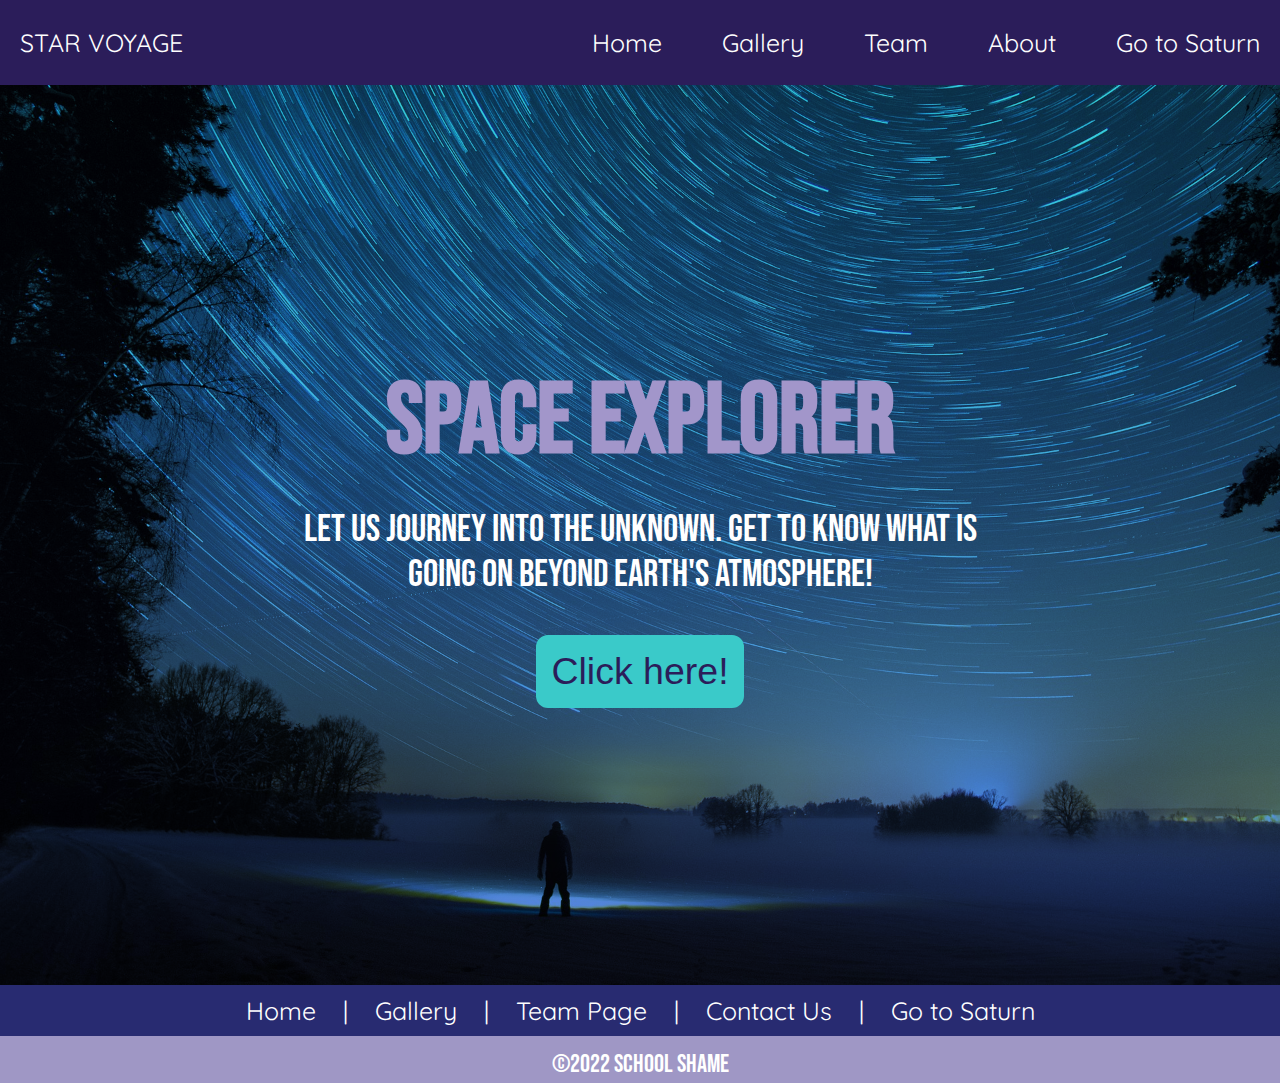
<file: index.html>
<!DOCTYPE html>
<html lang="en">

<head>
  <meta charset="UTF-8">
  <meta http-equiv="X-UA-Compatible" content="IE=edge">
  <meta name="viewport" content="width=device-width, initial-scale=1.0">
  <title>STAR VOYAGE</title>
  <link rel="preconnect" href="https://fonts.googleapis.com">
<link rel="preconnect" href="https://fonts.gstatic.com" crossorigin>
<link href="https://fonts.googleapis.com/css2?family=Bebas+Neue&family=Quicksand:wght@400;600&display=swap" rel="stylesheet">
  <link rel="stylesheet" href="assets/css/main.css">
</head>
<body>
  <header>
    <nav class="navbar">
      <a href="index.html" clas="nav-branding">STAR VOYAGE</a>
      <ul class="nav-menu">
        <li class="nav-items">
         <a href="index.html"class="nav-link">Home</a>
        </li>
        <li class="nav-items">
           <a href="gallery.html"class="nav-link">Gallery</a>
       </li>
        <li class="nav-items">
           <a href="team-page.html"class="nav-link">Team</a>
        </li> 
        <li class="nav-items">
           <a href="unknown.html"class="nav-link">About</a>
        </li> 
        <li class="nav-items">
          <a href="saturn-form.html" class="nav-link">Go to Saturn</a>
       </li> 
      </ul>
      <div class="hamburger">
       <span class="bar"></span>
       <span class="bar"></span>
       <span class="bar"></span>
</nav>
     <section class="hero">
       <div class="container">
         <div class="info">
           <h1>Space Explorer</h1>
           <p>Let us journey into the unknown. Get to know what is going on beyond Earth's atmosphere!
           </p>
           <a href="gallery.html" class="button-cta cta-button">Click here!</a>
         </div>
  </header>
  <main>

  </main>
  <footer>
    <ul class="footer-nav">
      <li><a href="index.html">Home</a></li>
      <li><a href="#">|</a></li>
      <li><a href="gallery.html">Gallery</a></li>
      <li><a href="#">|</a></li>
      <li><a href="team-page.html">Team Page</a></li>
      <li><a href="#">|</a></li>
      <li><a href="saturn-form.html">Contact Us</a></li>
      <li><a href="#">|</a></li>
        <li><a href="saturn-form.html">Go to Saturn</a></li>
      </ul>
    </ul>
    <div class="footer-copyright">
      <p>&copy;2022 School Shame</p>
    </div>
  </footer>
  <script src="assets/javascript/navbar.js"></script>
</body>

</html>
</file>
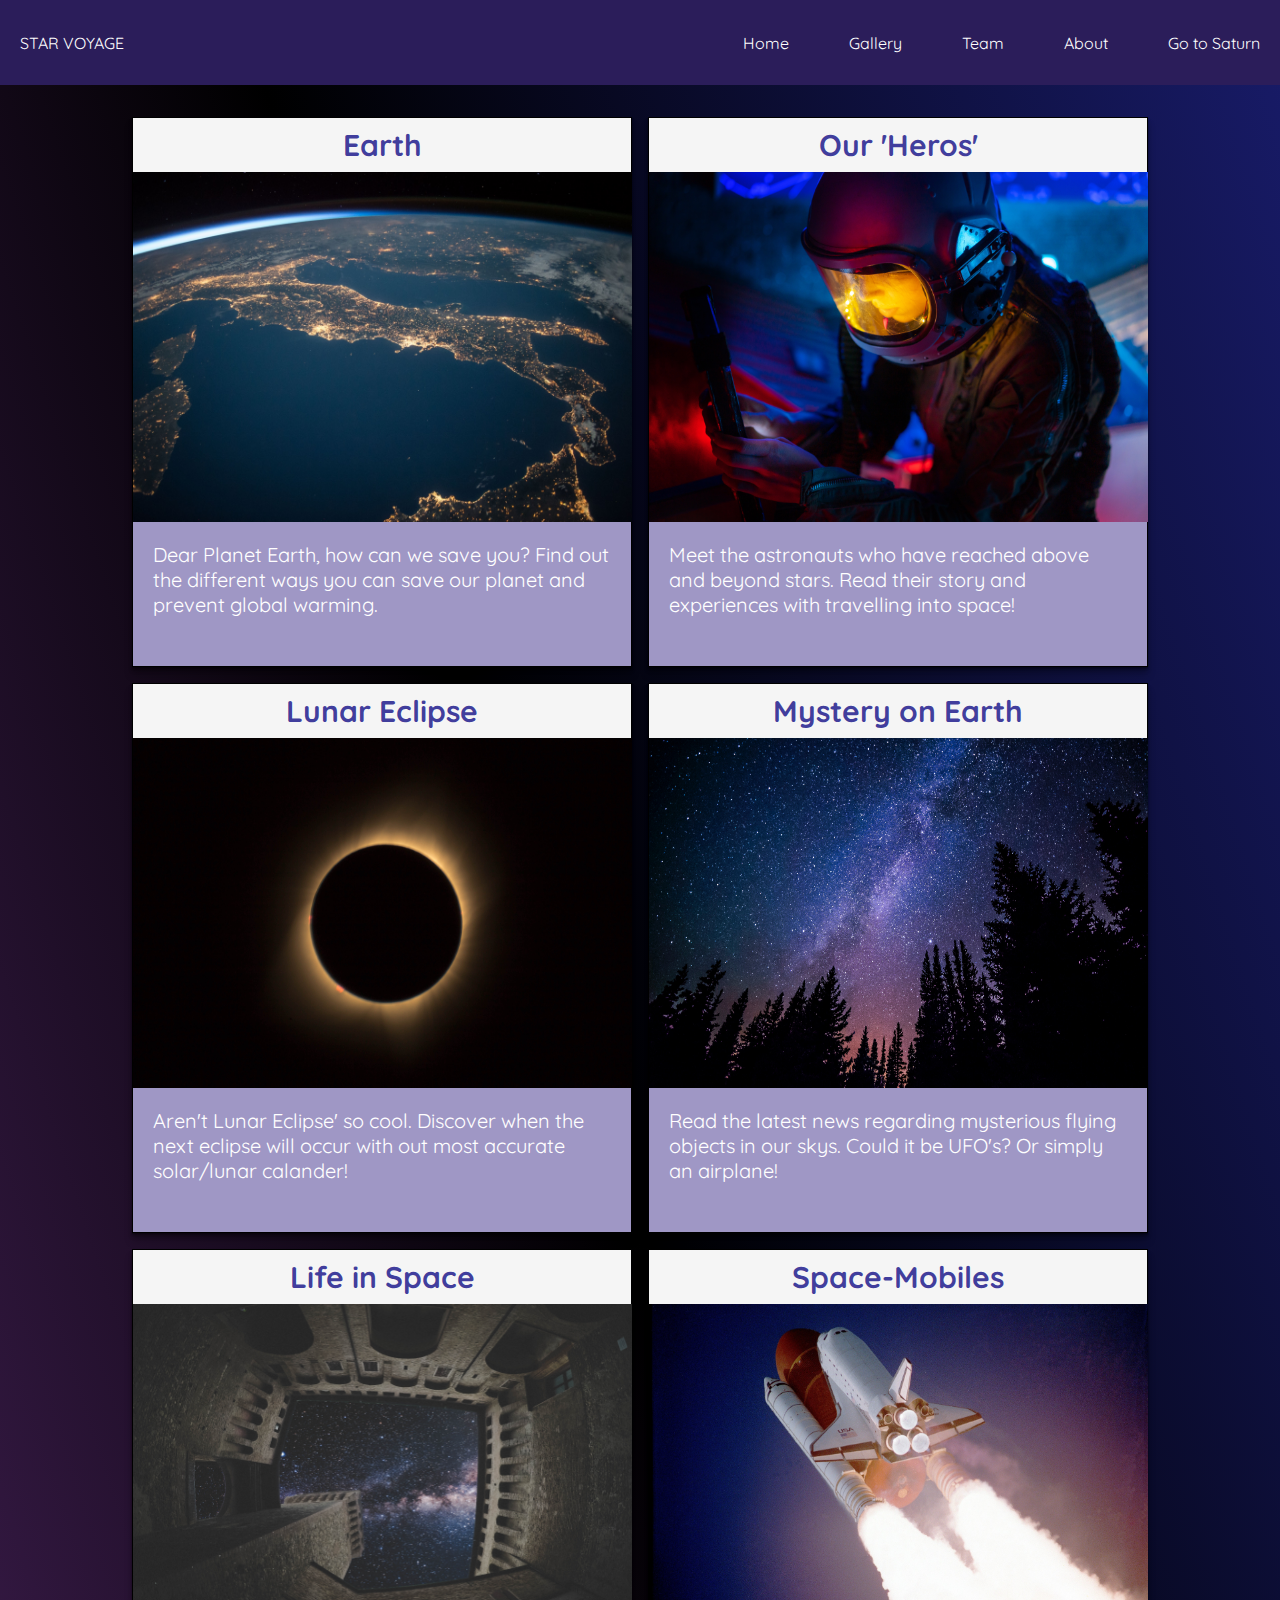
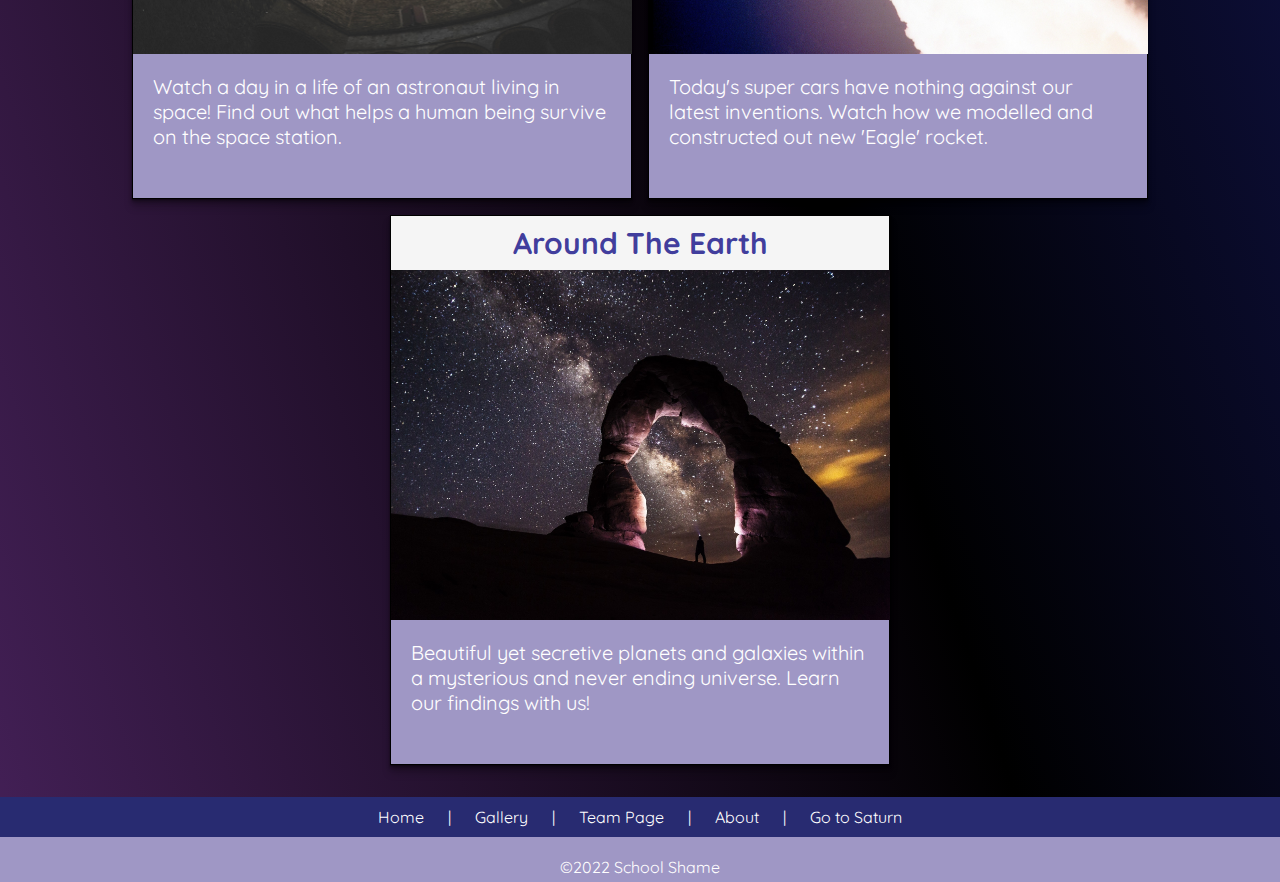
<file: gallery.html>
<!DOCTYPE html>
<html lang="en">
<head>
  <meta charset="UTF-8">
  <meta http-equiv="X-UA-Compatible" content="IE=edge">
  <meta name="viewport" content="width=\, initial-scale=1.0">
  <title>Gallery</title>
  <link rel="stylesheet" href="assets/css/gallery.css">
  <link rel="stylesheet" href="assets/css/saturn.css">
  <link rel="preconnect" href="https://fonts.googleapis.com">
  <link rel="preconnect" href="https://fonts.gstatic.com" crossorigin>
  <link href="https://fonts.googleapis.com/css2?family=Bebas+Neue&family=Quicksand:wght@400;600&display=swap"
    rel="stylesheet">

</head>
<body>
  <header>
    <nav class="navbar">
      <a href="#" clas="nav-branding">STAR VOYAGE</a>
      <ul class="nav-menu">
        <li class="nav-items">
         <a href="index.html"class="nav-link">Home</a>
        </li>
        <li class="nav-items">
           <a href="gallery.html"class="nav-link">Gallery</a>
       </li>
        <li class="nav-items">
           <a href="team-page.html"class="nav-link">Team</a>
        </li> 
        <li class="nav-items">
           <a href="unknown.html"class="nav-link">About</a>
        </li> 
        <li class="nav-items">
          <a href="saturn-form.html"class="nav-link">Go to Saturn</a>
       </li> 
      </ul>
      <div class="hamburger">
       <span class="bar"></span>
       <span class="bar"></span>
       <span class="bar"></span>
      </div>
   </nav>
  </header>
  <main>
    <a class="card" href="https://ourplanet.com/en/">
    <figure>
      <h2>Earth</h2>
      <img src="assets/images/planet.jpg" alt="Earth from space" width="300" height="200">
      <figcaption>Dear Planet Earth, how can we save you? Find out the different ways you can save our planet and prevent global warming.</figcaption>
    </figure>
    </a>

    <a class="card" href="https://www.britannica.com/topic/astronaut/Notable-astronauts">
    <figure>
      <h2>Our 'Heros'</h2>
      <img src="assets/images/astronaut.jpg" alt="Earth from space" width="300" height="200">
      <figcaption>Meet the astronauts who have reached above and beyond stars. Read their story and experiences with travelling into space!</figcaption>
    </figure>
    </a>
    <a class="card" href="https://www.timeanddate.com/eclipse/list-lunar.html">
    <figure>
      <h2>Lunar Eclipse</h2>
      <img src="assets/images/eclipse.jpg" alt="Earth from space" width="300" height="200">
      <figcaption>Aren't Lunar Eclipse' so cool. Discover when the next eclipse will occur with out most accurate solar/lunar calander! </figcaption>
    </figure>
    </a>

    <a class="card" href="https://www.theguardian.com/world/ufos">
    <figure>
      <h2>Mystery on Earth</h2>
      <img src="assets/images/trees.jpg" alt="Earth from space" width="300" height="200">
      <figcaption>Read the latest news regarding mysterious flying objects in our skys. Could it be UFO's? Or simply an airplane! </figcaption>
    </figure>
    </a>

    <a class="card" href="https://iss.jaxa.jp/kids/en/life/index.html">
    <figure>
      <h2>Life in Space</h2>
      <img src="assets/images/look-above.jpg" alt="Earth from space" width="300" height="200">
      <figcaption>Watch a day in a life of an astronaut living in space! Find out what helps a human being survive on the space station.</figcaption>
    </figure>
    </a>

    <a class="card" href="https://www.nasa.gov/specials/orionfirstflight/">
    <figure>
      <h2>Space-Mobiles</h2>
      <img src="assets/images/rocket.jpg" alt="Earth from space" width="300" height="200">
      <figcaption>Today's super cars have nothing against our latest inventions. Watch how we modelled and constructed out new 'Eagle' rocket.</figcaption>
    </figure>
    </a>

    <a class="card" href="https://exoplanets.nasa.gov/what-is-an-exoplanet/what-is-the-universe/">
    <figure>
      <h2>Around The Earth</h2>
      <img src="assets/images/sky.jpg" alt="Earth from space" width="300" height="200">
      <figcaption>Beautiful yet secretive planets and galaxies within a mysterious and never ending universe. Learn our findings with us!</figcaption>
    </figure>
    </a>
  </main>
  <footer>
    <ul class="footer-nav">
        <li><a href="index.html">Home</a></li>
        <li><a href="#">|</a></li>
        <li><a href="gallery.html">Gallery</a></li>
        <li><a href="#">|</a></li>
        <li><a href="team-page.html">Team Page</a></li>
        <li><a href="#">|</a></li>
        <li><a href="unknown.html">About</a></li>
        <li><a href="#">|</a></li>
        <li><a href="saturn-form.html">Go to Saturn</a></li>
      </ul>
    <div class="footer-copyright">
      <p>&copy;2022 School Shame</p>
    </div>
  </footer>
  <script src="assets/javascript/navbar.js"></script>
</body>
</html>
</file>
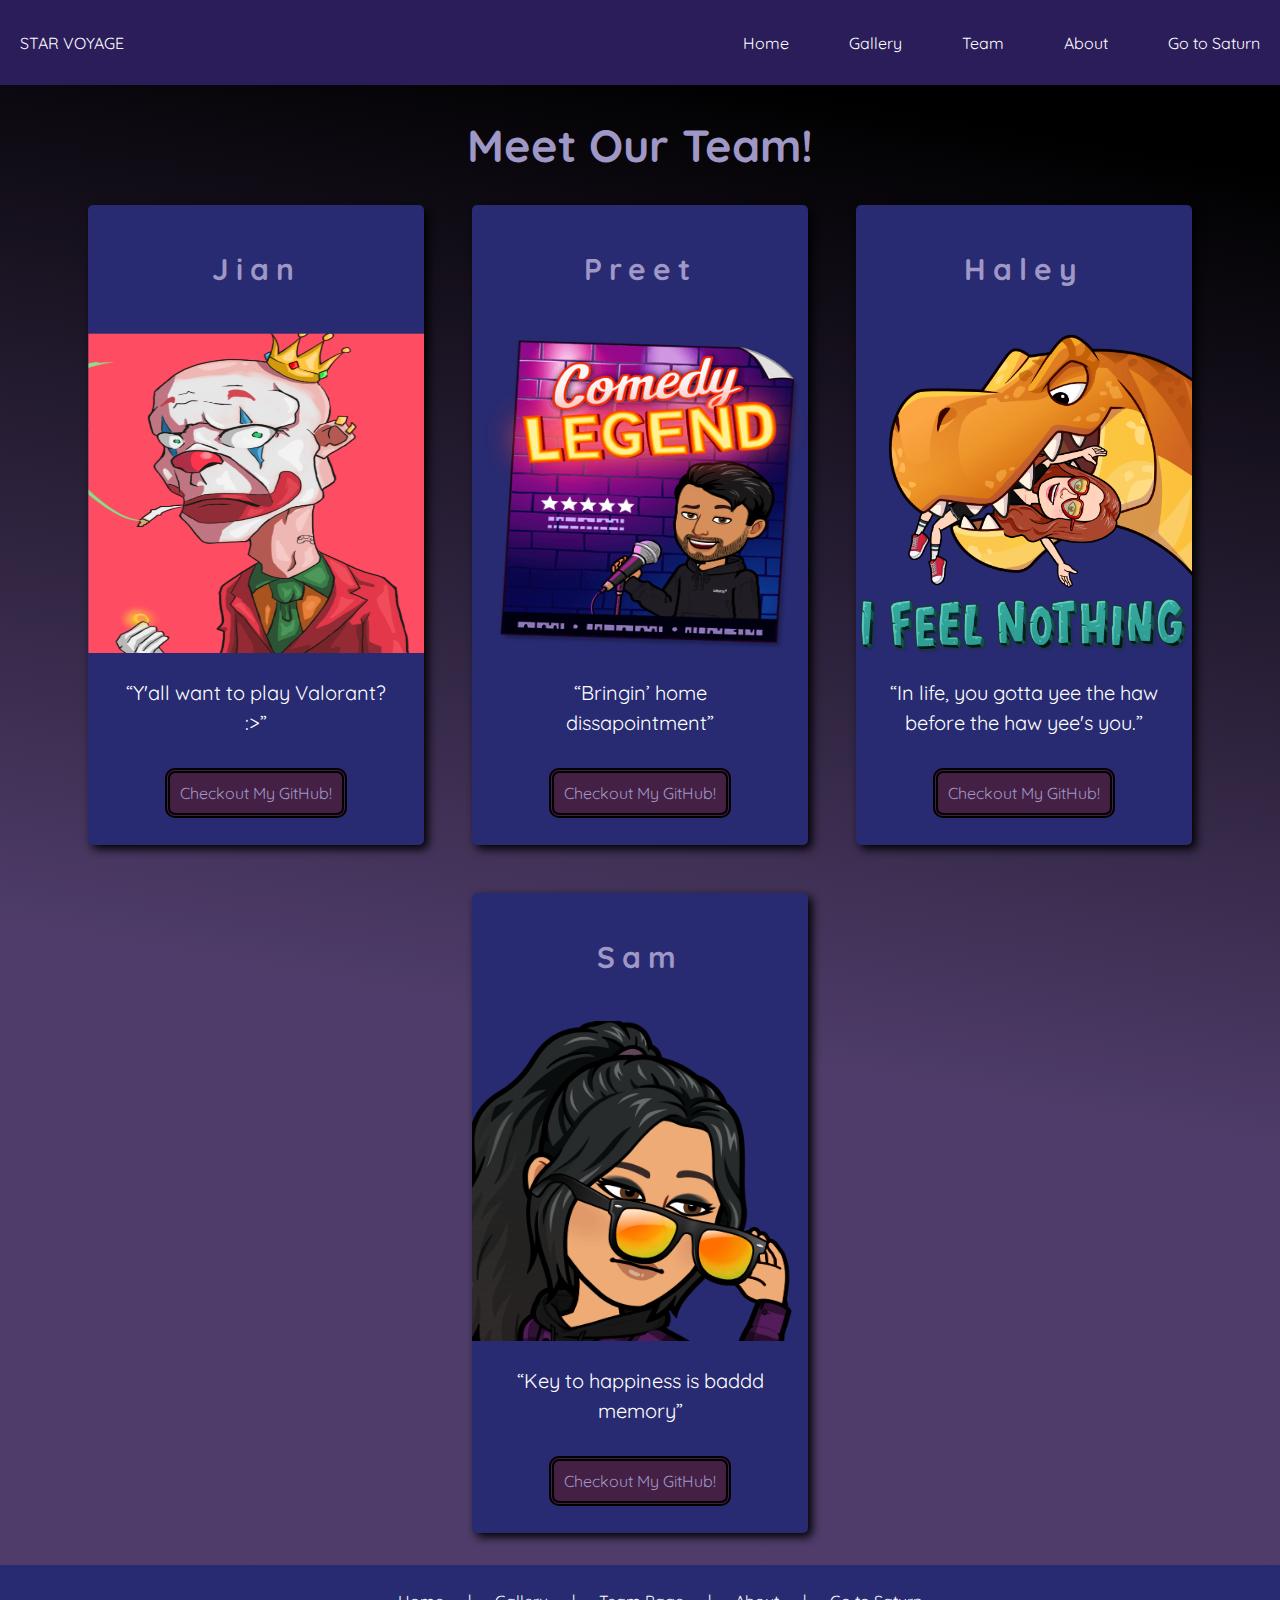
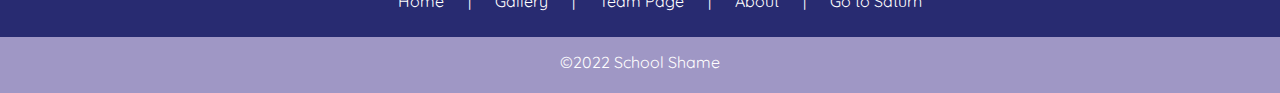
<file: team-page.html>
<!DOCTYPE html>
<html lang="en">
<head>
  <meta charset="UTF-8">
  <meta http-equiv="X-UA-Compatible" content="IE=edge">
  <meta name="viewport" content="width=device-width, initial-scale=1.0">
  <title>Team-Page</title>
  <link rel="stylesheet" href="assets/css/team.css">
  <link rel="preconnect" href="https://fonts.googleapis.com">
  <link rel="preconnect" href="https://fonts.gstatic.com" crossorigin>
  <link href="https://fonts.googleapis.com/css2?family=Bebas+Neue&family=Quicksand:wght@400;600&display=swap"
    rel="stylesheet">
</head>
<body>
  <header>
    <nav class="navbar">
      <a href="#" clas="nav-branding">STAR VOYAGE</a>
      <ul class="nav-menu">
        <li class="nav-items">
         <a href="index.html"class="nav-link">Home</a>
        </li>
        <li class="nav-items">
           <a href="gallery.html"class="nav-link">Gallery</a>
       </li>
        <li class="nav-items">
           <a href="team-page.html"class="nav-link">Team</a>
        </li> 
        <li class="nav-items">
           <a href="unknown.html"class="nav-link">About</a>
        </li> 
        <li class="nav-items">
          <a href="saturn-form.html"class="nav-link">Go to Saturn</a>
       </li> 
      </ul>
      <div class="hamburger">
       <span class="bar"></span>
       <span class="bar"></span>
       <span class="bar"></span>
      </div>
   </nav>
  </header>
  <main>
    </div>
    <h1 class="team-h1">Meet Our Team!</h1>
  <section class="team-gallery">
    <div class="team-cards">
      <h2 class="names">Jian</h2>
      <img src="assets/images/Jian.png" class="team-images">
      <p class="team-paragraphs">“Y'all want to play Valorant? :>”</p>
      <a href="https://github.com/Jiansk" class="team-btn">Checkout My GitHub!</a>
    </div>

    <div class="team-cards">
      <h2 class="names">Preet</h2>
      <img src="assets/images/Preet2.PNG" class="team-images">
      <p class="team-paragraphs">“Bringin’ home dissapointment”</p>
      <a href="https://github.com/PreetpalDhaliwal" class="team-btn">Checkout My GitHub!</a>
    </div>

    <div class="team-cards">
      <h2 class="names">Haley</h2>
      <img src="assets/images/haley.png" class="team-images">
      <p class="team-paragraphs">“In life, you gotta yee the haw before the haw yee's you.”</p>
      <a href="https://github.com/gingerhale" class="team-btn">Checkout My GitHub!</a>
    </div>

    <div class="team-cards">
      <h2 class="names">Sam</h2>
      <img src="assets/images/Sam.PNG" class="team-images">
      <p class="team-paragraphs">“Key to happiness is baddd memory”</p>
      <a href="https://github.com/Samantasingh" class="team-btn">Checkout My GitHub!</a>
    </div>
    </section>
  </main>
    <footer>
    <ul class="footer-nav">
        <li><a href="index.html">Home</a></li>
        <li><a href="#">|</a></li>
        <li><a href="gallery.html">Gallery</a></li>
        <li><a href="#">|</a></li>
        <li><a href="team-page.html">Team Page</a></li>
        <li><a href="#">|</a></li>
        <li><a href="unknown.html">About</a></li>
        <li><a href="#">|</a></li>
        <li><a href="saturn-form.html">Go to Saturn</a></li>
      </ul>
    <div class="footer-copyright">
      <p>&copy;2022 School Shame</p>
    </div>
  </footer>
  <script src="assets/javascript/navbar.js"></script>
</body>
</html>
</file>
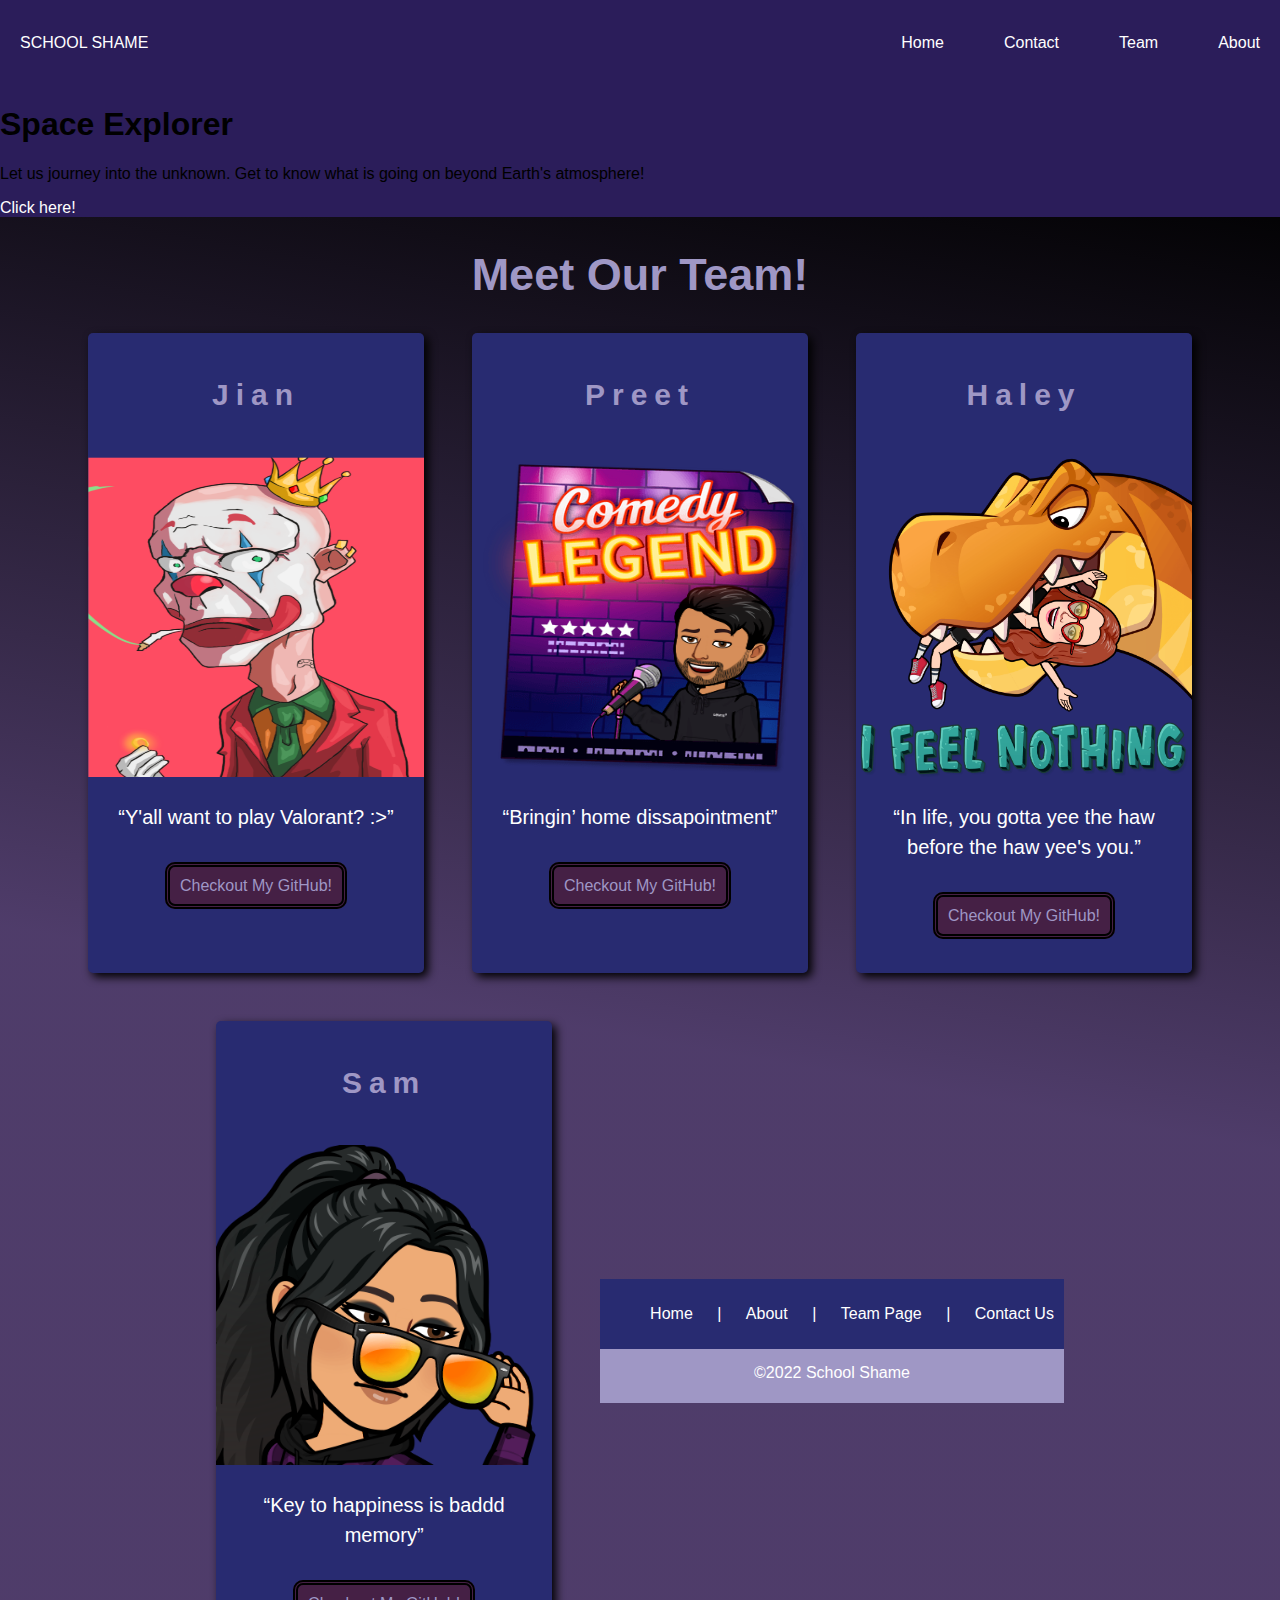
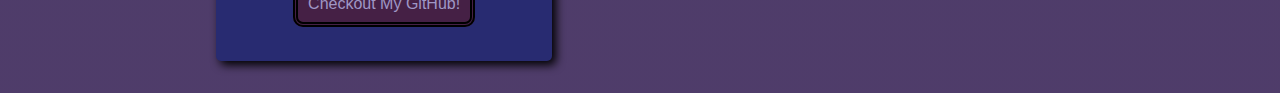
<file: team.html>
<!DOCTYPE html>
<html lang="en">
<head>
  <meta charset="UTF-8">
  <meta http-equiv="X-UA-Compatible" content="IE=edge">
  <meta name="viewport" content="width=device-width, initial-scale=1.0">
  <title>Team-Page</title>
  <link rel="stylesheet" href="/assets/css/team.css">
</head>
<body>
  <header>
    <nav class="navbar">
      <a href="" clas="nav-branding">SCHOOL SHAME</a>
      <ul class="nav-menu">
        <li class="nav-items">
         <a href="index.html"class="nav-link">Home</a>
        </li>
        <li class="nav-items">
           <a href="form.html"class="nav-link">Contact</a>
       </li>
        <li class="nav-items">
           <a href="team.html"class="nav-link">Team</a>
        </li> 
        <li class="nav-items">
           <a href="unknown.html"class="nav-link">About</a>
        </li> 
      </ul>
      <div class="hamburger">
       <span class="bar"></span>
       <span class="bar"></span>
       <span class="bar"></span>
      </div>
   </nav>
     <section class="hero">
       <div class="container">
         <div class="info">
           <h1>Space Explorer</h1>
           <p>Let us journey into the unknown. Get to know what is going on beyond Earth's atmosphere!
           </p>
           <a class="button-cta cta-button">Click here!</a>
         </div>
  </header>
  <main>
    <h1 class="team-h1">Meet Our Team!</h1>
  <section class="team-gallery">
    <div class="team-cards">
      <h2 class="names">Jian</h2>
      <img src="/assets/images/Jian.png" class="team-images">
      <p class="team-paragraphs">“Y'all want to play Valorant? :>”</p>
      <a href="https://github.com/Jiansk" class="team-btn">Checkout My GitHub!</a>
    </div>

    <div class="team-cards">
      <h2 class="names">Preet</h2>
      <img src="/assets/images/Preet2.PNG" class="team-images">
      <p class="team-paragraphs">“Bringin’ home dissapointment”</p>
      <a href="https://github.com/PreetpalDhaliwal" class="team-btn">Checkout My GitHub!</a>
    </div>

    <div class="team-cards">
      <h2 class="names">Haley</h2>
      <img src="/assets/images/haley.png" class="team-images">
      <p class="team-paragraphs">“In life, you gotta yee the haw before the haw yee's you.”</p>
      <a href="https://github.com/gingerhale" class="team-btn">Checkout My GitHub!</a>
    </div>

    <div class="team-cards">
      <h2 class="names">Sam</h2>
      <img src="/assets/images/Sam.PNG" class="team-images">
      <p class="team-paragraphs">“Key to happiness is baddd memory”</p>
      <a href="https://github.com/Samantasingh" class="team-btn">Checkout My GitHub!</a>
    </div>
    <footer>
      <ul class="footer-nav">
        <li><a href="#">Home</a></li>
        <li><a href="#">|</a></li>
        <li><a href="#">About</a></li>
        <li><a href="#">|</a></li>
        <li><a href="#">Team Page</a></li>
        <li><a href="#">|</a></li>
        <li><a href="#">Contact Us</a></li>
      </ul>
        <div class="footer-copyright">
          <p>&copy;2022 School Shame</p>
        </div>
    </footer>
  </section>
  </main>
</body>
</html>
</file>
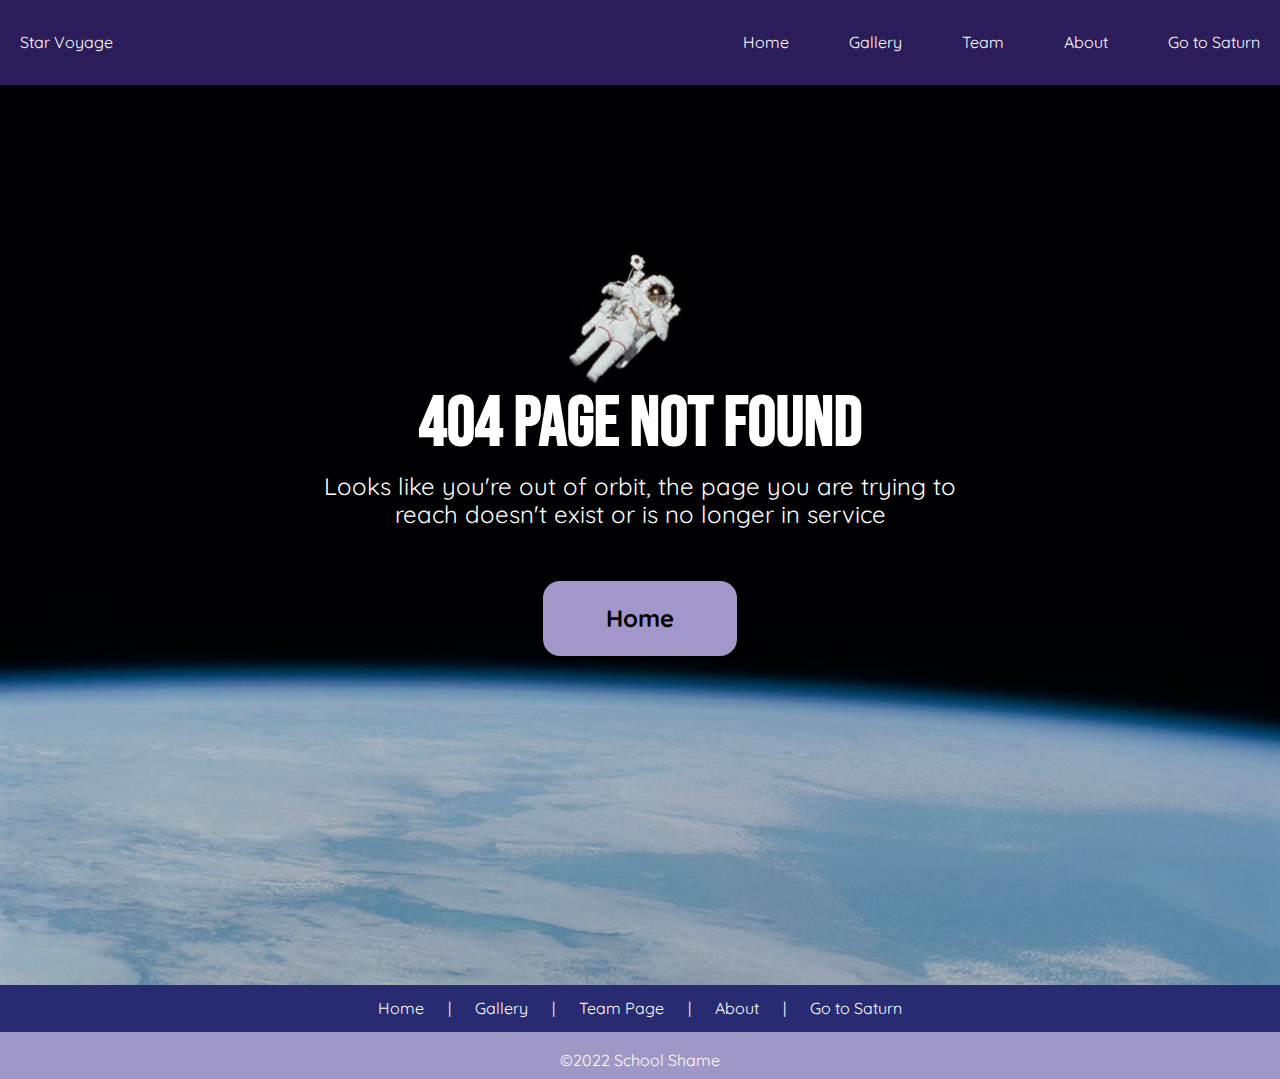
<file: unknown.html>
<!DOCTYPE html>
<html lang="en">

<head>
  <meta charset="UTF-8">
  <meta http-equiv="X-UA-Compatible" content="IE=edge">
  <meta name="viewport" content="width=device-width, initial-scale=1.0">
  <title>404 - Page Not Found</title>
  <link rel="stylesheet" href="assets/css/unknown.css">
  <link rel="preconnect" href="https://fonts.googleapis.com">
  <link rel="preconnect" href="https://fonts.gstatic.com" crossorigin>
  <link href="https://fonts.googleapis.com/css2?family=Bebas+Neue&family=Quicksand:wght@400;600&display=swap"
    rel="stylesheet">
</head>

<body>
  <header>
    <nav class="navbar">
      <a href="#" clas="nav-branding">Star Voyage</a>
      <ul class="nav-menu">
        <li class="nav-items">
          <a href="index.html" class="nav-link">Home</a>
        </li>
        <li class="nav-items">
          <a href="gallery.html" class="nav-link">Gallery</a>
        </li>
        <li class="nav-items">
          <a href="team-page.html" class="nav-link">Team</a>
        </li>
        <li class="nav-items">
          <a href="unknown.html" class="nav-link">About</a>
        </li>
        <li class="nav-items">
          <a href="saturn-form.html" class="nav-link">Go to Saturn</a>
        </li>
      </ul>
      <div class="hamburger">
        <span class="bar"></span>
        <span class="bar"></span>
        <span class="bar"></span>
      </div>
    </nav>

    <section class="hero-404">
      <div class="hero-inner-404">
        <h1>404 Page Not Found</h1>
        <p class="hero-paragraph-404">Looks like you're out of orbit, the page you are trying to reach doesn't exist or
          is no longer in service</p>
        <a href="index.html">
          <h2>Home</h2>
        </a>
      </div>
    </section>
  </header>

  <footer>
    <ul class="footer-nav">
        <li><a href="index.html">Home</a></li>
        <li><a href="#">|</a></li>
        <li><a href="gallery.html">Gallery</a></li>
        <li><a href="#">|</a></li>
        <li><a href="team-page.html">Team Page</a></li>
        <li><a href="#">|</a></li>
        <li><a href="unknown.html">About</a></li>
        <li><a href="#">|</a></li>
        <li><a href="saturn-form.html">Go to Saturn</a></li>
      </ul>
    <div class="footer-copyright">
      <p>&copy;2022 School Shame</p>
    </div>
  </footer>
  <script src="assets/javascript/navbar.js"></script>
</body>

</html>
</file>
<file: assets/css/main.css>
/* ******herosection***** */

* {
  padding: 0;
  margin: 0;

  box-sizing: border-box;
}

html{
  font-family: Arial, sans-serif;
  font-size: 25px;
}

h1{
  font-family: 'Bebas Neue', serif, cursive;
  color: #a296ca;
}

p {
  color:white;
  font-family: 'Bebas Neue', serif, cursive;
}

.hero{
  width:100%;
  height: 100vh;
  
  background-image: url('../images/stars.jpg'),linear-gradient(#36d1dc, #5b86e5);
  background-repeat: no-repeat;
  background-size: contain;
  background-size: cover;
  background-blend-mode: multiply;
  background-position: bottom;
  
  color: white;
}

.container {
  width:90%;
  height:100%;
  max-width:1000px;
  margin:0 auto;
  
  display: flex;
  align-items: center;
  text-align: center;
  justify-content: center;
  
}

.container .info h1{
  font-size:4rem;
  margin-bottom: 1rem;
}

.container .info p{
  font-size: 1.5rem;
  max-width:70%;
  margin:0 auto;
}

.container .info a{
  font-family: 'Franklin Gothic Medium', 'Arial Narrow', Arial, sans-serif;
  text-decoration: none;
  font-size: 1.5em;

  display: inline-block;
  border-radius: 12px;
  
  padding: 0.4em;
  margin-top: 1em;
}

.button-cta {
  background-color: #3acac9;
  color: #2b1d5a;
  
  border: none;
  border-radius: 5em;
  display: inline-block;
  padding: 0.2em 0.3em;
  width: auto;

  transition: 0.5s ease;
}

.button-cta:hover {
  background-color: rgb(255, 255, 255);
  color:#3acac9;
}

@media screen and (max-width: 768px) {
  html {
    font-size: 17px;
  }
}

/* ********navbar******* */
* {
  padding: 0;
  margin: 0;

  box-sizing: border-box;
}

header{
  background-color:#2b1d5a;
}

li {
  list-style-type: none;
}

a{
  color: white;
  text-decoration: none;
}

.navbar{
  min-height: 85px;

  display: flex;
  justify-content: space-between;
  align-items: center;

  padding:0 20px;

  font-family:'Quicksand', sans-serif;
}
.nav-menu{
  display: flex;
  justify-content: space-between;
  align-items: center;

  gap: 60px;
}

.nav-branding{
  font-size: 3rem;
}

.nav-link{
  transition: 0.7s ease;
}

.nav-link:hover{
  color:rgb(32, 218, 184);
}

.hamburger{
  display: none;
  cursor: pointer;
}

.bar{
  display: block;

  width: 25px;
  height: 3px;
  margin: 5px auto;
  
  background-color: white;
}

@media(max-width:900px){
  .hamburger{
      display:block;
  }

  .hamburger.active .bar:nth-child(2){
    opacity: 0;
}
.hamburger.active .bar:nth-child(1){
    transform: translateY(8px) rotate(45deg);
}
.hamburger.active .bar:nth-child(3){
    transform: translateY(-8px) rotate(-45deg);
}

  .nav-menu{
      position: fixed;
      flex-direction: column;
      text-align: center;

      left: -100%;
      top: 70px;
      gap: 0;
      width: 100%;
     
      background-color: #2b1d5a;
      
      transition: 0.3s;
  }

  .nav-item{
      margin: 20px 0;
  }

  .nav-menu.active{
      left: 0;
  }
}

/* ***** footer ***** */

* {
  /* box model */
  padding: 0;
  margin: 0;

  /* text decoration for whole page */
  text-decoration: none;
}

html{
  box-sizing: border-box;
}

/*** Sticky Footer ***/

body {
  /* flexbox */
  display: flex;
  flex-direction: column;

  /* height */
   min-height: 100vh;

   /* box model */
   margin: 0;
 }
 
 main {
 flex: auto;
 }

.team-page {
  margin: 3rem;
  padding: 0;
  min-height: 100vh;
  display: flex;
  background: linear-gradient(190deg, rgb(0, 0, 0) 9%,
        rgba(28, 4, 63, 0.777) 60%);
        display: flex;
        justify-content: center;
        align-items: center;      
}

.team-h1 {
  margin: 4rem;
  text-align: center;
  color: #9f97c5;
  font-size: 45px;
}

.team-gallery {
  display: flex;
  align-items: center;
  flex-direction: row;
  justify-content: center;
  flex-wrap: wrap;
  gap: 3rem;
}

.team-cards {
  width: 20rem;
  height: 40rem;
  text-align: center;

  border-radius: 5px;
  box-shadow: 4px 4px 10px rgb(0, 0, 0);
  background-color: #282b71;
}

.names {
  padding: 20px;
  text-align: center;
  letter-spacing: 7px;
  font-size: 30px;
  color: #9f97c5;
}
  

.team-images {
  margin: 0;
  width: 100%;
  height: 20rem;
  display: block;
  text-align: center;
}

.team-paragraphs{
  padding: 10px;
  margin: 20px 25px 40px 25px;
  font-size: 20px;
  line-height: 30px;
  text-align: center;
  color: white;
}

.team-btn {
  padding: 10px;
  margin: 50px;
  border: 5px;
  border-style: double;
  border-color: black;
  border-radius: 10px;

  background-color: #452045;
  color: #9f97c5;

  text-decoration: none;
}
.team-btn:hover {
  background-color:#9f97c5;
  transition: .7s;  
  color: white;
}


footer li {
  display: inline-block;
  list-style: none;
  margin: 10px;
  
}
a {
  text-decoration: none;
  color: white;
}

footer {
  background-color: #282b71;
  color: #9f97c5;
  text-align: center;
  font-family: 'Quicksand', sans-serif;
}

.footer-copyright {
  padding: 3px;
  display: flex;
  flex-direction: column;
  align-items: center;
  background-color: #9f97c5;
  color: white;
}
.footer-copyright p {
  margin-top: 10px;
}
</file>
<file: assets/css/gallery.css>
body {

  /* add background colour */
  background: linear-gradient(0.20turn, #442057, #000000, #181b68);

  /* Resize page */
  margin: 0;
  min-height: 100vh;

  /* Font */
  font-family: 'Quicksand', sans-serif;
}
/* Navbar */

header{
    background-color:#2b1d5a;
}

li {
    list-style-type: none;
}

a{
    color: white;
    text-decoration: none;
}

.navbar{
    min-height: 85px;

    display: flex;
    justify-content: space-between;
    align-items: center;

    padding:0 20px;
}
 .nav-menu{
    display: flex;
    justify-content: space-between;
    align-items: center;

    gap: 60px;
 }

 .nav-branding{
    font-size: 3rem;
 }

 .nav-link{
    transition: 0.7s ease;
 }

 .nav-link:hover{
    color:rgb(32, 218, 184);
 }

 .hamburger{
    display: none;
    cursor: pointer;
 }

 .bar{
    display: block;

    width: 25px;
    height: 3px;
    margin: 5px auto;
    
    background-color: white;
 }

 @media(max-width:900px){
    .hamburger{
        display:block;
    }

    .nav-menu{
        position: fixed;
        flex-direction: column;
        text-align: center;

        left: -100%;
        top: 70px;
        gap: 0;
        width: 100%;
       
        background-color: #2b1d5a;
        
        transition: 0.3s;
    }

    .nav-item{
        margin: 20px 0;
    }

    .nav-menu.active{
        left: 0;
    }
 }

  main {
  /* Center content */
  justify-content: center;
  align-items: center;

  /* Alight cards horizontally with gap */
  margin: 2rem 7rem;
  display: flex;
  flex-direction: row;
  flex-wrap: wrap;
  gap: 1rem;
}

main a {
  /* remove underline for links */
  text-decoration: none;

  margin: 0;

}

.card a:visited {
  /* Remove purple text colour
  after link is clicked */
  color: black;
}

a:hover h2 {
  /* hover affect and colours
  change for card title */
  background-color: #9f97c5;
  color: rgb(0, 0, 0);
}

a:hover figcaption {
  /* hoveer affect and colour 
  change for description in the cards */
  color: rgba(24, 20, 137, 0.837);
}

a:hover figure {
  /* hoveer affect and colour 
  change for card itself */
  background-color: #ffffff;
}
h2 {
  /* center and distance title of cards */
margin: 0;
padding: 8px;
text-align: center;
/* changed font size and colour */
font-size: 30px;
color: rgba(24, 20, 137, 0.837);
background-color: #f5f5f5;
}

figure {
  /* Size cards */
  max-width: 50ch;
  height: 55ch;
  margin: 0;
/* border and box shadow around the cards */
  border: 1px solid black;
  box-shadow: 0 1px 1px rgb(0, 0, 0, .2),0 2px 2px rgb(0, 0, 0, .2),0 4px 4px rgb(0, 0, 0, .2),0 8px 8px rgb(0, 0, 0, .2);
  background-color: #9f97c5;
}

figure img {
  /* resize the image to be equal dimensions */
  display: block;
  width: 49.9ch;
  height: 35ch;
}

figcaption {
  margin: 0;
  padding: 20px;
  /* to align card description */
  text-align: start;
  font-size: 20px;
}

/* footer */

footer li {
  display: inline-block;
  list-style: none;
  margin: 10px;

}

.footer-nav a {
  text-decoration: none;
  color: white;
}

footer {
  background-color: #282b71;
  color: #9f97c5;
  text-align: center;
}

.footer-copyright {
  padding: 5px;
  display: flex;
  flex-direction: column;
  align-items: center;
  background-color: #9f97c5;
  color: white;
}

.footer-copyright p {
  margin-top: 10px;
}
</file>
<file: assets/css/saturn.css>
/* ROOT */
* {
  /* box model */
  padding: 0;
  margin: 0;
  box-sizing: border-box;
  /* text decoration for whole page */
  text-decoration: none;
}

/* MAIN FLEX */
main {
  flex: auto;
}


/* STICKY FOOTER */
body {
  /* flexbox */
  display: flex;
  flex-direction: column;

  /* height */
  min-height: 100vh;

  /* box model */
  margin: 0;
}


/* BODY FONT */
body {
  font-family: 'Quicksand', sans-serif;
}


/***** GLOBAL NAVIGATION *****/
/* GLOBAL NAV COLOR */
header {
  background-color: #2b1d5a;
}

/* NAV LIST STYLE */
li {
  list-style-type: none;
}


/* NAV LINKS */
a {
  color: white;
  text-decoration: none;
}

/* NAV BAR */
.navbar {
  /* min height */
  min-height: 85px;

  /* flexbox */
  display: flex;
  justify-content: space-between;
  align-items: center;

  /* box model */
  padding: 0 20px;
  /*     font-weight:bold; */
}

/* NAV MENU */
.nav-menu {
  display: flex;
  justify-content: space-between;
  align-items: center;
  gap: 60px;
}

/* "LOGO" */
.nav-branding {
/*   font-size: 3rem; */
}

/* TRANSITION */
.nav-link {
  transition: 0.7s ease;
}

/* HOVER */
.nav-link:hover {
  color: rgb(32, 218, 184);
}

/* HAMBURGER STYLE */
.hamburger {
  display: none;
  cursor: pointer;
}

/* HAMBURGER ICON */
.bar {
  display: block;
  width: 25px;
  height: 3px;
  margin: 5px auto;
  -webkit-transition: all 0.3s ease-in-out;
  transition: all 0.3s ease-in-out;
  background-color: white;
}

/* MEDIA QUERY */
@media(max-width:900px) {
  .hamburger {
    display: block;
  }

  .nav-menu {
    position: fixed;
    left: -100%;
    top: 70px;
    gap: 0;
    flex-direction: column;
    background-color: #2b1d5a;
    width: 100%;
    text-align: center;
    transition: 0.3s;
  }

  .nav-item {
    margin: 20px 0;
  }

  .nav-menu.active {
    left: 0;
  }
}


/***** HERO SECTION *****/
.hero-form {
  /* Typography */
  text-align: center;

  /* sizing */
  width: 100vw;
  height: 100vh;

  /* flexbox */
  display: flex;
  justify-content: center;
  align-items: center;
  flex-wrap: wrap;

  /* background image alignment and styles */
  background-image: url('../images/space-launch.jpg');
  background-size: cover;
  background-position: center center;
  background-repeat: no-repeat;
  background-attachment: fixed;
}


/* saturn form heading */
.hero-form h1 {
  /* typograohy */
  font-size: 42px;
  font-family: 'Bebas Neue', cursive;
}


/* Saturn form page hero paragraph */
.hero-form p {
  /* typography */
  font-size: 20px;
  font-family: 'Quicksand', sans-serif;

  /* padding */
  padding: 1rem;
}


/* Saturn form page hero text */
.hero-inner-form {
  /* typography */
  color: white;

  /* text background translucent background */
  background: rgba(0, 0, 0, 0.5);

  /* max character width for hero text */
  max-width: 60ch;

  /* textbox padding */
  padding: 2rem;
}



/***** FORM SECTION *****/
/* this lines up the loaction and postal code section*/
.locale {
  text-align: left;
}


/* form styling DO NOT TOUCH */
#fs-frm input,
#fs-frm select,
#fs-frm textarea,
#fs-frm fieldset,
#fs-frm optgroup,
#fs-frm label,
#fs-frm #card-element:disabled {
  font-family: inherit;
  font-size: 100%;
  color: inherit;
  border: none;
  border-radius: 0;
  display: block;
  width: 96.5%;
  padding: 0;
  margin: 0;
  -webkit-appearance: none;
  -moz-appearance: none;
}

#fs-frm label,
#fs-frm legend,
#fs-frm ::placeholder {
  font-size: 1rem;
  margin-bottom: .5rem;
  padding-top: .2rem;
  display: flex;
  align-items: baseline;
}

/* border, padding, margin, width */
#fs-frm input,
#fs-frm select,
#fs-frm textarea,
#fs-frm #card-element {
  border: 1px solid rgba(0, 0, 0, 0.3);

  /* background color for boxes resting */
  background-color: #a296ca;
  padding: .75em 1rem;
  margin-bottom: 1.5rem;
}

#fs-frm input:focus,
#fs-frm select:focus,
#fs-frm textarea:focus {
  /* background when active */
  background-color: #2b1d5a;
  outline-style: solid;
  outline-width: thin;
  outline-color: gray;
  outline-offset: -1px;
}

#fs-frm [type="text"],
#fs-frm [type="email"] {
  width: 96.5%;
}

#fs-frm [type="button"],
#fs-frm [type="submit"],
#fs-frm [type="reset"] {
  width: auto;
  cursor: pointer;
  -webkit-appearance: button;
  -moz-appearance: button;
  appearance: button;
}

#fs-frm [type="button"]:focus,
#fs-frm [type="submit"]:focus,
#fs-frm [type="reset"]:focus {
  outline: none;
}

#fs-frm [type="submit"],
#fs-frm [type="reset"] {
  margin-bottom: 0;
}

#fs-frm select {
  text-transform: none;
}

#fs-frm [type="checkbox"] {
  -webkit-appearance: checkbox;
  -moz-appearance: checkbox;
  appearance: checkbox;
  display: inline-block;
  width: auto;
  margin: 0 .5em 0 0 !important;
}

#fs-frm [type="radio"] {
  -webkit-appearance: radio;
  -moz-appearance: radio;
  appearance: radio;
}

/* address, locale */
#fs-frm fieldset.locale input[name="city"],
#fs-frm fieldset.locale select[name="state"],
#fs-frm fieldset.locale input[name="postal-code"] {
  display: inline;

}

#fs-frm fieldset.locale input[name="city"] {
  width: 65%;
}

#fs-frm fieldset.locale select[name="state"],
#fs-frm fieldset.locale input[name="postal-code"] {
  width: 20%;
}

#fs-frm fieldset.locale input[name="city"],
#fs-frm fieldset.locale select[name="state"] {
  margin-right: 3%;
}


/***** CARD SECTION *****/
.features {
  background-color: #2b1d5a;
  color: white;
  padding: 60px 45px;
  display: block;
}

.features-inner {
  max-width: 1200px;
  margin: 0 auto;
  display: grid;
  grid-template-columns: repeat(auto-fill, minmax(275px, 1fr));
  grid-column-gap: 45px;
  grid-row-gap: 45px;
}

.feature-item {
  background-color: black;
  padding: 1rem;
}

.feature-title {
  padding: 0.5rem;
}

/***** FOOTER *****/
footer li {
  display: inline-block;
  list-style: none;
  margin: 10px;

}

a {
  text-decoration: none;
  color: white;
}

footer {
  background-color: #282b71;
  color: #9f97c5;
  text-align: center;
}

.footer-copyright {
  padding: 5px;
  display: flex;
  flex-direction: column;
  align-items: center;
  background-color: #9f97c5;
  color: white;
}

.footer-copyright p {
  margin-top: 15px;
}

body {
  margin: 0;
}
</file>
<file: assets/css/team.css>
body {
  /* flexbox */
  display: flex;
  flex-direction: column;

  /* height */
   min-height: 100vh;

   /* box model */
   margin:0;
   /* background */

   background: linear-gradient(190deg, rgb(0, 0, 0) 9%,
        rgba(28, 4, 63, 0.777) 60%);

    /* font style */
    font-family: 'Quicksand', sans-serif;
 }

 /***NAVBAR***/
 header{
    background-color:#2b1d5a;
}

li {
    list-style-type: none;
}

a{
    color: white;
    text-decoration: none;
}

.navbar{
    min-height: 85px;

    display: flex;
    justify-content: space-between;
    align-items: center;

    padding:0 20px;
}
 .nav-menu{
    display: flex;
    justify-content: space-between;
    align-items: center;

    gap: 60px;
 }

 .nav-branding{
    font-size: 3rem;
 }

 .nav-link{
    transition: 0.7s ease;
 }

 .nav-link:hover{
    color:rgb(32, 218, 184);
 }

 .hamburger{
    display: none;
    cursor: pointer;
 }

 .bar{
    display: block;

    width: 25px;
    height: 3px;
    margin: 5px auto;
    
    background-color: white;
 }

 @media(max-width:900px){
    .hamburger{
        display:block;
    }

    .nav-menu{
        position: fixed;
        flex-direction: column;
        text-align: center;

        left: -100%;
        top: 70px;
        gap: 0;
        width: 90%;
       
        background-color: #2b1d5a;
        
        transition: 0.3s;
    }

    .nav-item{
        margin: 20px 0;
    }

    .nav-menu.active{
        left: 0;
    }
 }

 main {

  /* size page to center content */
  flex: auto;
  justify-content: center;
  align-items: center;
  margin-bottom: 2rem;
  margin-top: 0;
 }

 /*** PAGE HEADING ***/
.team-h1 {
  margin: 2rem;
  text-align: center;
  color: #9f97c5;
  font-size: 45px;
}
/*** CARDS ***/
.team-gallery {

  /* make cards flow in a row */
  display: flex;
  align-items: center;
  flex-direction: row;
  justify-content: center;
  flex-wrap: wrap;

  /* add gap between cards */
  gap: 3rem;
}

.team-cards {
  /* specify size of the card
  and align centered */
  width: 21rem;
  height: 40rem;
  text-align: center;

  /* add border and box shadow */
  border-radius: 5px;
  box-shadow: 4px 4px 10px rgb(0, 0, 0);

  /* card colour */
  background-color: #282b71;
}

.names {
  /* make names centered
  away from margin */
  padding: 20px;
  text-align: center;

  /* space between letters affect */
  letter-spacing: 7px;

  font-size: 30px;
  color: #9f97c5;
}

.team-images {
  margin: 0;
  width: 100%;
  height: 20rem;
  display: block;
  text-align: center;
}

.team-paragraphs{
  padding: 5px;
  margin: 20px 25px 40px 25px;
  font-size: 20px;
  line-height: 30px;
  text-align: center;
  color: white;
}

.team-btn {
  padding: 10px;
  margin: 50px;
  border: 5px;

  /* Border rounded and coloured 
  with double border affect */
  border-style: double;
  border-color: black;
  border-radius: 10px;

  /* put colour inside 
  clickable button */
  background-color: #452045;
  color: #9f97c5;

  text-decoration: none;
}

.team-btn:hover {
  background-color:#9f97c5;
  /* hover affect transition
  timing */
  transition: .7s;  
  color: white;
}

/*** FOOTER ***/

footer li {
  /* navigation list
  in a row */
  display: inline-block;
  list-style: none;
  margin: 10px;
}

footer a {
  text-decoration: none;
  color: white;
}

footer {
  background-color: #282b71;
  color: #9f97c5;
  /* text centered in the footer */
  text-align: center;
}

/* separate box for copyright*/
.footer-copyright {
  padding: 5px;
  display: flex;
  flex-direction: column;
  align-items: center;
  background-color: #9f97c5;
  color: white;
}

.footer-copyright p {
  margin-top: 10px;
}
</file>
<file: assets/css/unknown.css>
/* ROOT */
* {
  /* box model */
  padding: 0;
  margin: 0;
  box-sizing: border-box;
  /* text decoration for whole page */
  text-decoration: none;
}

/* MAIN FLEX */
main{
 flex: auto;
 }


/* STICKY FOOTER */
body {
  /* flexbox */
  display: flex;
  flex-direction: column;

  /* height */
   min-height: 100vh;

   /* box model */
   margin: 0;
 }
 

/* BODY TYPOGRAPHY */
body{
  font-family: 'Quicksand', sans-serif;
  line-height: 1.7rem;
 }


/***** GLOBAL NAVIGATION *****/
/* GLOBAL NAV COLOR */
header{
  background-color:#2b1d5a;
}


/* NAV LIST STYLE */
li {
  list-style-type: none;
}


/* NAV LIST STYLE */
a{
  color: white;
  text-decoration: none;
}


/* NAV BAR */
.navbar{
    /* min height */
  min-height: 85px;

  /* flexbox */
  display: flex;
  justify-content: space-between;
  align-items: center;

  /* box model */
  padding:0 20px;
}


/* NAV MENU */
.nav-menu{
  display: flex;
  justify-content: space-between;
  align-items: center;
  gap: 60px;
}


/* "LOGO" */
.nav-branding{
  font-size: 3rem;
}

/* TRANSITION */
.nav-link{
  transition: 0.7s ease;
}

/* HOVER */
.nav-link:hover{
  color:rgb(32, 218, 184);
}


/* HAMBURGER STYLE */
.hamburger{
  display: none;
  cursor: pointer;
}

/* HAMBURGER ICON */
.bar{
  display: block;
  width: 25px;
  height: 3px;
  margin: 5px auto;
  -webkit-transition: all 0.3s ease-in-out;
  transition: all 0.3s ease-in-out;
  background-color: white;
}


/* MEDIA QUERY */
@media(max-width:900px){
  .hamburger{
      display:block;
  }

  .nav-menu{
      position: fixed;
      left: -100%;
      top: 70px;
      gap: 0;
      flex-direction: column;
      background-color: #2b1d5a;
      width: 100%;
      text-align: center;
      transition: 0.3s;
  }

  .nav-item{
      margin: 20px 0;
  }

  .nav-menu.active{
      left: 0;
  }
}


/****** HERO SECTION *****/
.hero-404 { 
  /* Typography */
  text-align: center;
  
  /* sizing */
  width: 100vw;
  height: 100vh;

  /* flexbox */
  display: flex;
  justify-content: center;
  align-items: center;

  /* background styles */
  background-image: url("../images/astronaut-floating.png");

   /* linear-gradient(rgba(0, 0, 0, 0.5), rgba(0, 0, 0, 0.5)),  */
  background-size: cover;
  background-position: center center;
  background-repeat: no-repeat;
  background-attachment: fixed;
}


/* HERO TEXT */
.hero-inner-404{
  color: #fff;
  max-width: 65ch;
}


/* HERO HEADING */
.hero-404 h1 {
  /* typography */
  font-size: 70px;
  font-family: 'Bebas Neue', cursive;
  /* margins */
  margin-top: 0;
  margin-bottom: 0.5em;
}



/* HERO PARAGRPH */
.hero-paragraph-404 {
  /* typography */
  font-size: 1.5rem;
}


/* HERO CTA */
.hero-404 h2 {
  /* position and sizing */
  display: block;
  width: 200px;
  
  /* box model */
  padding: 1em;
  margin-top: 50px;
  margin-left: auto;
  margin-right: auto;

  /* typography */
  color: black;
  background-color: #a296ca;
  text-decoration: none;
  font-size: 1.5em;

  /* border */
  border: 3px solid black;
  border-color: black;
  border-radius: 20px;
}

/* HERO CTA HOVER */
h2:hover{
  background-color: #461f44;
}


/***** FOOTER *****/
footer li {
  display: inline-block;
  list-style: none;
  margin: 10px;
  
}
a {
  text-decoration: none;
  color: white;
}

footer {
  background-color: #282b71;
  color: #9f97c5;
  text-align: center;
}

.footer-copyright {
  padding: 5px;
  display: flex;
  flex-direction: column;
  align-items: center;
  background-color: #9f97c5;
  color: white;
}
.footer-copyright p {
  margin-top: 10px;
}
</file>
